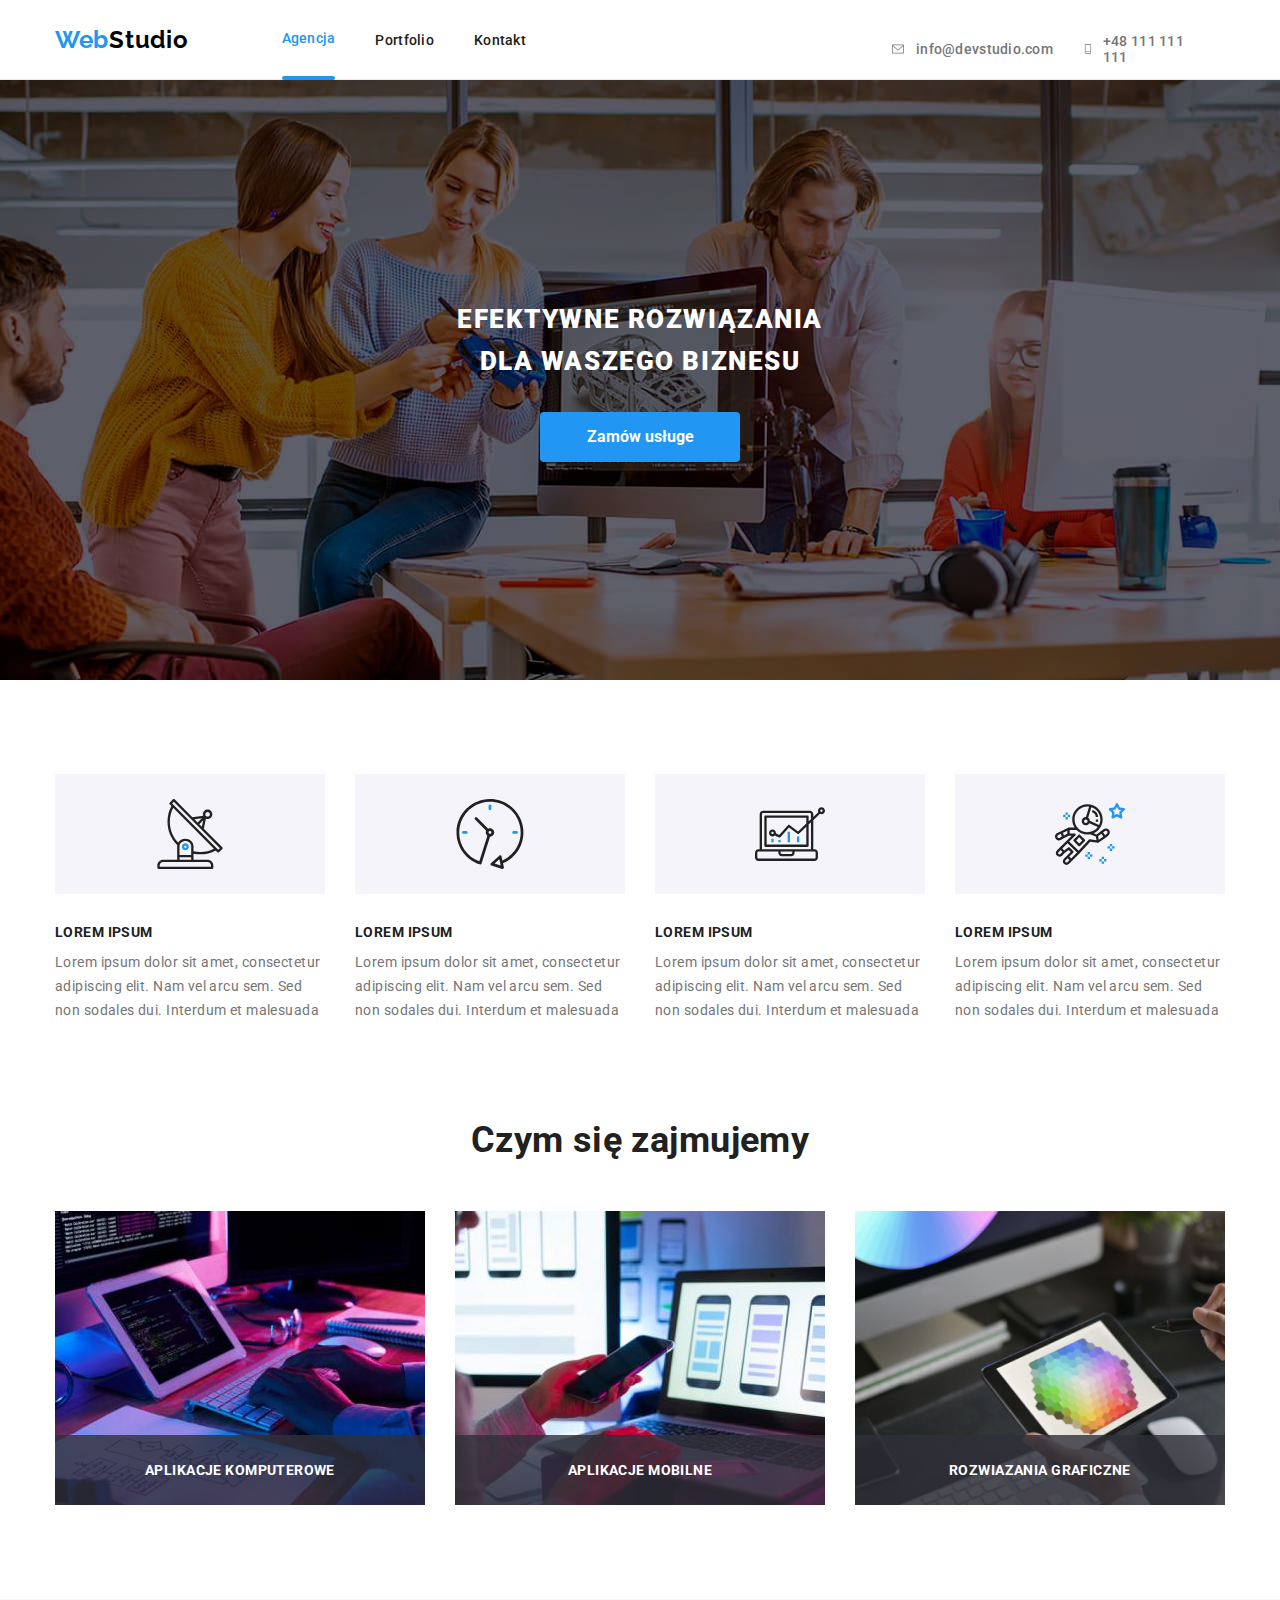
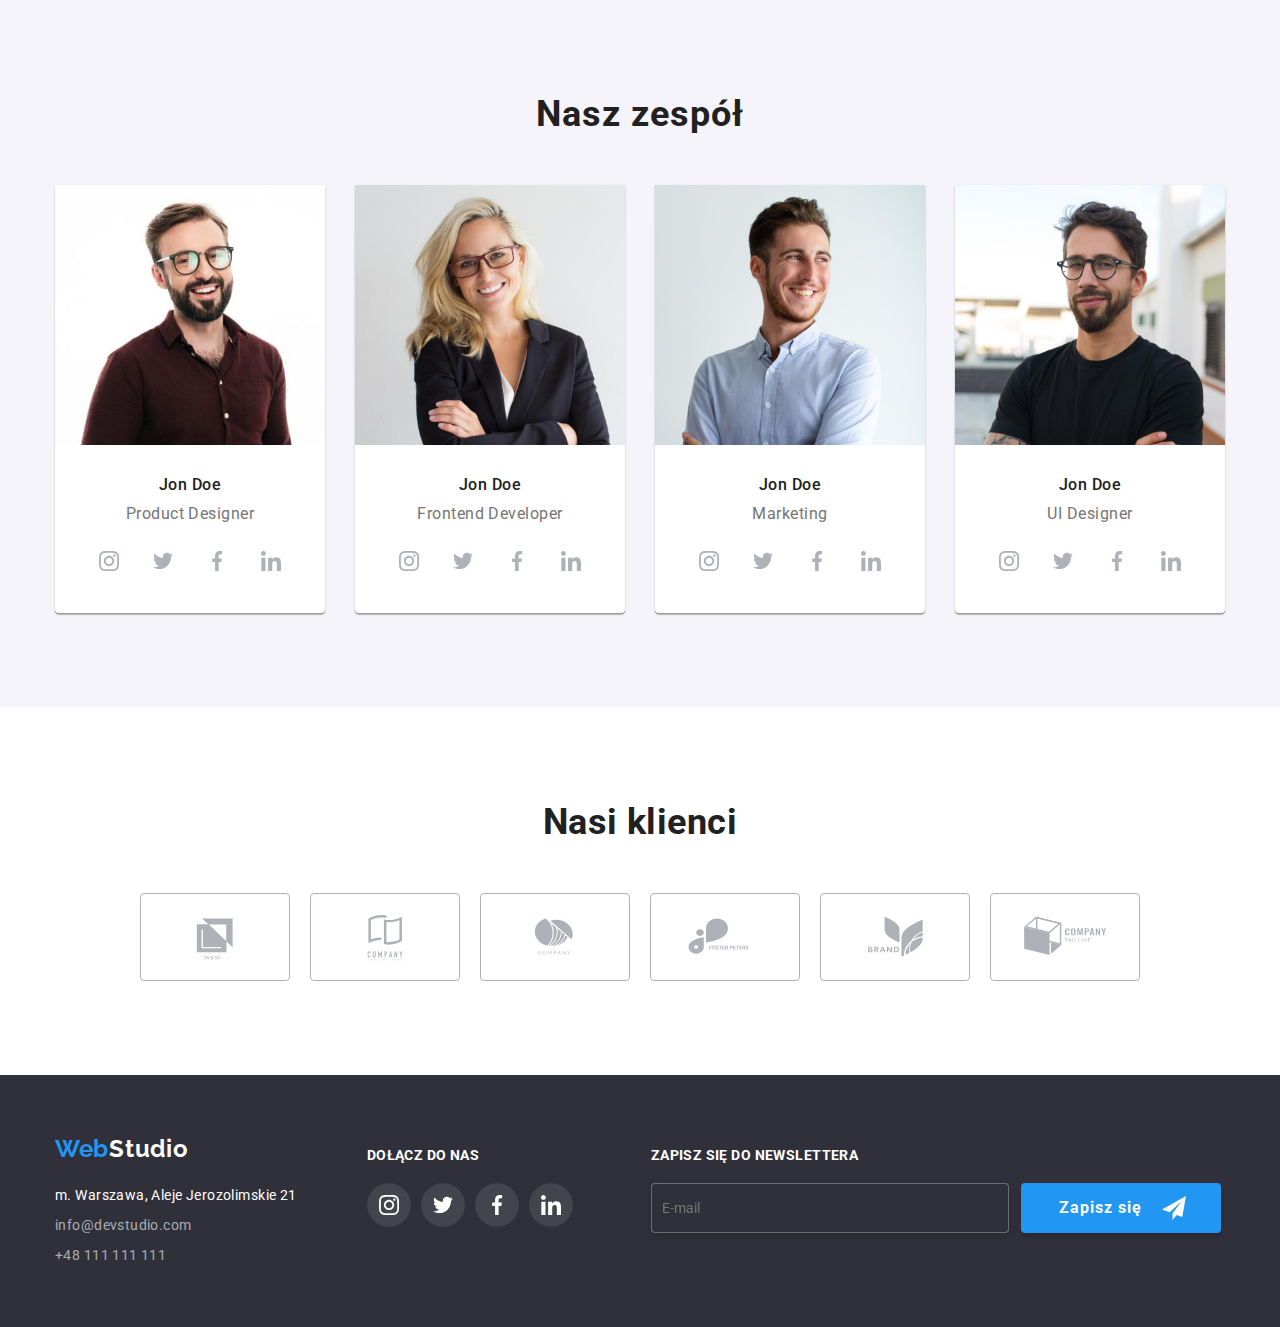
<file: index.html>
<!DOCTYPE html>
<html lang="pl-PL">
  <head>
    <meta charset="UTF-8" />
    <meta http-equiv="X-UA-Compatible" content="IE=edge" />
    <meta name="viewport" content="width=device-width, initial-scale=1.0" />
    <title>Studio</title>
    <link
      rel="stylesheet"
      href="https://cdnjs.cloudflare.com/ajax/libs/modern-normalize/1.0.0/modern-normalize.min.css"
    />
    <link rel="stylesheet" href="./css/main.min.css" />
    <link rel="preconnect" href="https://fonts.googleapis.com" />
    <link rel="preconnect" href="https://fonts.gstatic.com" crossorigin />
    <link
      href="https://fonts.googleapis.com/css2?family=Raleway:wght@700&family=Roboto:wght@400;500;700;900&display=swap"
      rel="stylesheet"
    />
  </head>
  <body>
    <header class="header">
      <div class="header__container">
        <div class="header__nav">
          <a href="./index.html" class="header__logo"
            ><span class="header__logo--blue">Web</span>Studio
          </a>
          <nav class="nav__link">
            <a href="./index.html" class="nav__link--style1">Agencja </a>

            <a href="./portfolio.html" class="nav__link--style">Portfolio </a>

            <a href="./index.html" class="nav__link--style">Kontakt </a>
          </nav>
        </div>
        <button
          type="button"
          class="header__menu js-open-menu"
          aria-expanded="false"
          aria-controls="mobile-menu"
        >
          <svg class="header__menu--icon" width="24" height="16">
            <use xlink:href="./images/icons.svg#icon-menu"></use>
          </svg>
        </button>
        <div class="header__contacts">
          <a href="mailto:info@devstudio.com" class="header__contacts--style"
            ><svg class="header__icons--spacing" width="16" height="12">
              <use xlink:href="./images/icons.svg#icon-envelope-1"></use>
            </svg>
            info@devstudio.com
          </a>

          <a href="tel:+48111111111" class="header__contacts--style"
            ><svg class="header__icons--spacing" width="10" height="16">
              <use xlink:href="./images/icons.svg#icon-smartphone"></use>
            </svg>
            +48 111 111 111
          </a>
        </div>
      </div>
    </header>
    <main>
      <div class="mobile-menu js-menu-container" id="mobile-menu">
        <button type="button" class="js-close-menu">
          <svg class="modal__button--close">
            <use
              xlink:href="./images/icons.svg#icon-cross"
              width="18"
              height="18"
            ></use>
          </svg>
        </button>
        <nav>
          <ul class="mobile-menu__nav-list">
            <li class="mobile-menu__nav-item">
              <a class="mobile-menu__nav-item--style1" href="./index.html"
                >Agencja</a
              >
            </li>
            <li class="mobile-menu__nav-item">
              <a class="mobile-menu__nav-item--style" href="./portfolio.html"
                >Portfolio</a
              >
            </li>
            <li class="mobile-menu__nav-item">
              <a class="mobile-menu__nav-item--style" href="./index.html"
                >Kontakt</a
              >
            </li>
          </ul>
        </nav>
        <div class="mobile-menu__contact-list">
          <div class="mobile-menu__dials">
            <a class="mobile-menu__phone" href="tel:+48111111111"
              >+48 111 111 111</a
            >

            <a class="mobile-menu__email" href="mailto:info@example.com"
              >info@example.com</a
            >
          </div>

          <div class="mobile-menu__social-list">
            <a class="mobile-menu__social-link" href="./index.html"
              >Instagram</a
            >
            <a class="mobile-menu__social-link" href="./index.html">Twitter</a>
            <a class="mobile-menu__social-link" href="./index.html"
              >Facebook
            </a>
            <a class="mobile-menu__social-link" href="./index.html">Linkedin</a>
          </div>
        </div>
      </div>
      <section class="services">
        <div class="services__container">
          <h1 class="services__heading">
            EFEKTYWNE ROZWIĄZANIA <br />
            DLA WASZEGO BIZNESU
          </h1>
          <button type="button" class="services__button" data-modal-open>
            Zamów usługe
          </button>
        </div>
      </section>
      <section class="specifications">
        <div class="specifications__container">
          <ul class="specifications__list">
            <li class="specifications__item">
              <div class="icons__box">
                <svg class="icons__box--spacing" width="70" height="70">
                  <use xlink:href="./images/icons.svg#icon-antenna-1"></use>
                </svg>
              </div>
              <h2 class="specifications__heading">LOREM IPSUM</h2>

              <p class="specifications__text">
                Lorem ipsum dolor sit amet, consectetur adipiscing elit. Nam vel
                arcu sem. Sed non sodales dui. Interdum et malesuada
              </p>
            </li>
            <li class="specifications__item">
              <div class="icons__box">
                <svg class="icons__box--spacing" width="70" height="70">
                  <use xlink:href="./images/icons.svg#icon-clock-1"></use>
                </svg>
              </div>
              <h2 class="specifications__heading">LOREM IPSUM</h2>
              <p class="specifications__text">
                Lorem ipsum dolor sit amet, consectetur adipiscing elit. Nam vel
                arcu sem. Sed non sodales dui. Interdum et malesuada
              </p>
            </li>
            <li class="specifications__item">
              <div class="icons__box">
                <svg class="icons__box--spacing" width="70" height="70">
                  <use xlink:href="./images/icons.svg#icon-diagram-1"></use>
                </svg>
              </div>
              <h2 class="specifications__heading">LOREM IPSUM</h2>
              <p class="specifications__text">
                Lorem ipsum dolor sit amet, consectetur adipiscing elit. Nam vel
                arcu sem. Sed non sodales dui. Interdum et malesuada
              </p>
            </li>
            <li class="specifications__item">
              <div class="icons__box">
                <svg class="icons__box--spacing" width="70" height="70">
                  <use xlink:href="./images/icons.svg#icon-astronaut-1"></use>
                </svg>
              </div>
              <h2 class="specifications__heading">LOREM IPSUM</h2>
              <p class="specifications__text">
                Lorem ipsum dolor sit amet, consectetur adipiscing elit. Nam vel
                arcu sem. Sed non sodales dui. Interdum et malesuada
              </p>
            </li>
          </ul>
        </div>
      </section>
      <section class="specializations">
        <div class="specializations__container">
          <h2 class="specializations__heading">Czym się zajmujemy</h2>
          <ul class="specializations__items">
            <li class="specializations__items--size">
              <figure class="specializations__items--spacing">
                <img
                  src="./images/computer1.jpg"
                  width="370"
                  height="294"
                  alt="programing"
                  srcset="
                    ./images/computer1@x2.jpg 2x,
                    ./images/computer1@x3.jpg 3x
                  "
                />
                <figcaption class="specializations__items--text">
                  Aplikacje komputerowe
                </figcaption>
              </figure>
            </li>
            <li class="specializations__items--size">
              <figure class="specializations__items--spacing">
                <img
                  src="./images/mobile-phones.jpg"
                  width="370"
                  height="294"
                  alt="mobile phones"
                  srcset="
                    ./images/mobile-phones@x2.jpg 2x,
                    ./images/mobile-phones@x3.jpg 3x
                  "
                />
                <figcaption class="specializations__items--text">
                  Aplikacje Mobilne
                </figcaption>
              </figure>
            </li>
            <li class="specializations__items--size">
              <figure class="specializations__items--spacing">
                <img
                  src="./images/page1.jpg"
                  width="370"
                  height="294"
                  alt="color palette"
                  srcset="./images/page1@x2.jpg 2x, ./images/page1@x3.jpg 3x"
                />
                <figcaption class="specializations__items--text">
                  Rozwiazania graficzne
                </figcaption>
              </figure>
            </li>
          </ul>
        </div>
      </section>
      <section class="team">
        <div>
          <h2 class="team__heading">Nasz zespół</h2>
          <div class="team__container">
            <ul class="team__list">
              <li class="worker">
                <img
                  src="./images/man1.jpg"
                  alt="brown shirt man"
                  width="270"
                  height="260"
                  class="worker__photo"
                  srcset="./images/man1@x2.jpg 2x, ./images/man1@x3.jpg 3x"
                />
                <h4 class="worker__heading">Jon Doe</h4>
                <p class="worker__text">Product Designer</p>
                <div class="worker__socials">
                  <a class="worker__socials--icon" href="instagram.com">
                    <svg class="worker__socials--icon">
                      <use
                        xlink:href="./images/icons.svg#icon-instagram-2"
                        width="20"
                        height="20"
                        x="12"
                        y="12"
                      ></use>
                    </svg>
                  </a>
                  <a href="twitter.com" class="worker__socials--icon">
                    <svg class="worker__socials--icon">
                      <use
                        xlink:href="./images/icons.svg#icon-twitter-1"
                        width="20"
                        height="20"
                        x="12"
                        y="12"
                      ></use>
                    </svg>
                  </a>
                  <a href="facebook.com" class="worker__socials--icon">
                    <svg class="worker__socials--icon">
                      <use
                        xlink:href="./images/icons.svg#icon-facebook-1"
                        width="20"
                        height="20"
                        x="12"
                        y="12"
                      ></use>
                    </svg>
                  </a>
                  <a href="linkedin.com" class="worker__socials--icon">
                    <svg class="worker__socials--icon">
                      <use
                        xlink:href="./images/icons.svg#icon-linkedin-1"
                        width="20"
                        height="20"
                        x="12"
                        y="12"
                      ></use>
                    </svg>
                  </a>
                </div>
              </li>
              <li class="worker">
                <img
                  src="./images/woman1.jpg"
                  alt="blond hair woman"
                  width="270"
                  height="260"
                  class="worker__photo"
                  srcset="./images/woman1@x2.jpg 2x, ./images/woman1@x3.jpg 3x"
                />
                <h4 class="worker__heading">Jon Doe</h4>
                <p class="worker__text">Frontend Developer</p>
                <div class="worker__socials">
                  <a href="instagram.com" class="worker__socials--icon">
                    <svg class="worker__socials--icon">
                      <use
                        xlink:href="./images/icons.svg#icon-instagram-2"
                        width="20"
                        height="20"
                        x="12"
                        y="12"
                      ></use>
                    </svg>
                  </a>
                  <a href="twitter.com" class="worker__socials--icon">
                    <svg class="worker__socials--icon">
                      <use
                        xlink:href="./images/icons.svg#icon-twitter-1"
                        width="20"
                        height="20"
                        x="12"
                        y="12"
                      ></use>
                    </svg>
                  </a>
                  <a href="facebook.com" class="worker__socials--icon">
                    <svg class="worker__socials--icon">
                      <use
                        xlink:href="./images/icons.svg#icon-facebook-1"
                        width="20"
                        height="20"
                        x="12"
                        y="12"
                      ></use>
                    </svg>
                  </a>
                  <a href="linkedin.com" class="worker__socials--icon">
                    <svg class="worker__socials--icon">
                      <use
                        xlink:href="./images/icons.svg#icon-linkedin-1"
                        width="20"
                        height="20"
                        x="12"
                        y="12"
                      ></use>
                    </svg>
                  </a>
                </div>
              </li>
              <li class="worker">
                <img
                  src="./images/man3.jpg"
                  alt="white shirt man"
                  width="270"
                  height="260"
                  class="worker__photo"
                  srcset="./images/man3@x2.jpg 2x, ./images/man3@x3.jpg 3x"
                />
                <h4 class="worker__heading">Jon Doe</h4>
                <p class="worker__text">Marketing</p>
                <div class="worker__socials">
                  <a href="instagram.com" class="worker__socials--icon">
                    <svg class="worker__socials--icon">
                      <use
                        xlink:href="./images/icons.svg#icon-instagram-2"
                        width="20"
                        height="20"
                        x="12"
                        y="12"
                      ></use>
                    </svg>
                  </a>
                  <a href="twitter.com" class="worker__socials--icon">
                    <svg class="worker__socials--icon">
                      <use
                        xlink:href="./images/icons.svg#icon-twitter-1"
                        width="20"
                        height="20"
                        x="12"
                        y="12"
                      ></use>
                    </svg>
                  </a>
                  <a href="facebook.com" class="worker__socials--icon">
                    <svg class="worker__socials--icon">
                      <use
                        xlink:href="./images/icons.svg#icon-facebook-1"
                        width="20"
                        height="20"
                        x="12"
                        y="12"
                      ></use>
                    </svg>
                  </a>
                  <a href="linkedin.com" class="worker__socials--icon">
                    <svg class="worker__socials--icon">
                      <use
                        xlink:href="./images/icons.svg#icon-linkedin-1"
                        width="20"
                        height="20"
                        x="12"
                        y="12"
                      ></use>
                    </svg>
                  </a>
                </div>
              </li>
              <li class="worker">
                <img
                  src="./images/man2.jpg"
                  alt="black shirt man"
                  width="270"
                  height="260"
                  class="worker__photo"
                  srcset="./images/man2@x2.jpg 2x, ./images/man2@x3.jpg 3x"
                />
                <h4 class="worker__heading">Jon Doe</h4>
                <p class="worker__text">UI Designer</p>
                <div class="worker__socials">
                  <a href="instagram.com" class="worker__socials--icon">
                    <svg class="worker__socials--icon">
                      <use
                        xlink:href="./images/icons.svg#icon-instagram-2"
                        width="20"
                        height="20"
                        x="12"
                        y="12"
                      ></use>
                    </svg>
                  </a>
                  <a href="twitter.com" class="worker__socials--icon">
                    <svg class="worker__socials--icon">
                      <use
                        xlink:href="./images/icons.svg#icon-twitter-1"
                        width="20"
                        height="20"
                        x="12"
                        y="12"
                      ></use>
                    </svg>
                  </a>
                  <a href="facebook.com" class="worker__socials--icon">
                    <svg class="worker__socials--icon">
                      <use
                        xlink:href="./images/icons.svg#icon-facebook-1"
                        width="20"
                        height="20"
                        x="12"
                        y="12"
                      ></use>
                    </svg>
                  </a>
                  <a href="linkedin.com" class="worker__socials--icon">
                    <svg class="worker__socials--icon">
                      <use
                        xlink:href="./images/icons.svg#icon-linkedin-1"
                        width="20"
                        height="20"
                        x="12"
                        y="12"
                      ></use>
                    </svg>
                  </a>
                </div>
              </li>
            </ul>
          </div>
        </div>
      </section>
      <section>
        <div class="clients">
          <div>
            <h2 class="clients__heading">Nasi klienci</h2>
            <div class="clients__container">
              <div class="clients__list">
                <div class="clients__list--element">
                  <a href="index.html" class="clients__link">
                    <svg class="clients__logo">
                      <use xlink:href="./images/icons.svg#icon-Client-1"></use>
                    </svg>
                  </a>
                </div>
                <div class="clients__list--element">
                  <a href="index.html" class="clients__link">
                    <svg class="clients__logo">
                      <use xlink:href="./images/icons.svg#icon-Client-2"></use>
                    </svg>
                  </a>
                </div>
                <div class="clients__list--element">
                  <a href="index.html" class="clients__link">
                    <svg class="clients__logo">
                      <use xlink:href="./images/icons.svg#icon-Client-3"></use>
                    </svg>
                  </a>
                </div>
                <div class="clients__list--element">
                  <a href="index.html" class="clients__link">
                    <svg class="clients__logo">
                      <use xlink:href="./images/icons.svg#icon-Client-4"></use>
                    </svg>
                  </a>
                </div>
                <div class="clients__list--element">
                  <a href="index.html" class="clients__link">
                    <svg class="clients__logo">
                      <use xlink:href="./images/icons.svg#icon-Client-5"></use>
                    </svg>
                  </a>
                </div>
                <div class="clients__list--element">
                  <a href="index.html" class="clients__link">
                    <svg class="clients__logo">
                      <use xlink:href="./images/icons.svg#icon-Client-6"></use>
                    </svg>
                  </a>
                </div>
              </div>
            </div>
          </div>
        </div>
      </section>
    </main>
    <footer class="footer">
      <div class="footer__container">
        <div class="footer--style">
          <div class="footer__nav">
            <a href="./index.html" class="footer__logo"
              ><span class="footer__logo--blue">Web</span>Studio
            </a>
            <address>
              <ul class="footer__address">
                <li class="footer__address--map">
                  m. Warszawa, Aleje Jerozolimskie 21
                </li>
                <li class="footer__address--style">
                  <a href="mailto:info@devstudio.com" class="footer__contact">
                    info@devstudio.com
                  </a>
                </li>
                <li class="footer__address--style">
                  <a href="tel:+48111111111" class="footer__contact">
                    +48 111 111 111
                  </a>
                </li>
              </ul>
            </address>
          </div>
          <section class="massmedia">
            <h2 class="massmedia__heading">dołącz do nas</h2>
            <div class="massmedia__list">
              <a href="instagram.com" class="massmedia__icon">
                <svg class="massmedia__icon">
                  <use
                    xlink:href="./images/icons.svg#icon-instagram-2"
                    width="20"
                    height="20"
                    x="12"
                    y="12"
                  ></use>
                </svg>
              </a>
              <a href="twitter.com" class="massmedia__icon">
                <svg class="massmedia__icon">
                  <use
                    xlink:href="./images/icons.svg#icon-twitter-1"
                    width="20"
                    height="20"
                    x="12"
                    y="12"
                  ></use>
                </svg>
              </a>
              <a href="facebook.com" class="massmedia__icon">
                <svg class="massmedia__icon">
                  <use
                    xlink:href="./images/icons.svg#icon-facebook-1"
                    width="20"
                    height="20"
                    x="12"
                    y="12"
                  ></use>
                </svg>
              </a>
              <a href="linkedin.com" class="massmedia__icon">
                <svg class="massmedia__icon">
                  <use
                    xlink:href="./images/icons.svg#icon-linkedin-1"
                    width="20"
                    height="20"
                    x="12"
                    y="12"
                  ></use>
                </svg>
              </a>
            </div>
          </section>
        </div>
        <div>
          <form class="newsletter">
            <label for="newsletter-box" class="newsletter__heading"
              >Zapisz się do newslettera
            </label>
            <div class="newsletter__order">
              <input
                id="newsletter-box"
                type="text"
                name="email"
                placeholder="E-mail"
                class="newsletter__box"
              />
              <button type="submit" class="newsletter__button">
                <span class="newsletter__button--space">Zapisz się</span
                ><svg class="button__icon">
                  <use
                    xlink:href="./images/icons.svg#icon-icon-send"
                    width="24"
                    height="24"
                  ></use>
                </svg>
              </button>
            </div>
          </form>
        </div>
      </div>
    </footer>
    <div class="backdrop is-hidden" data-modal>
      <div class="modal">
        <button type="button" class="modal__button" data-modal-close>
          <svg class="modal__button--close">
            <use
              xlink:href="./images/icons.svg#icon-cross"
              width="11"
              height="11"
              x="4"
              y="6"
            ></use>
          </svg>
        </button>
        <h2 class="modal__heading">Zostaw swoje dane w formularzu poniżej</h2>

        <form class="modal__forms">
          <label for="name-box" class="details__heading"> Imie</label>
          <input id="name-box" type="text" name="username" class="details" />
          <svg class="label__icons label__icons--Vector1">
            <use
              xlink:href="./images/icons.svg#icon-Vector1"
              width="12"
              height="12"
            ></use>
          </svg>

          <label for="tel-box" class="details__heading"> Telefon </label>
          <input
            id="tel-box"
            type="text"
            name="telphone-number"
            class="details"
          />
          <svg class="label__icons label__icons--phone">
            <use
              xlink:href="./images/icons.svg#icon-phone"
              width="15"
              height="15"
            ></use>
          </svg>

          <label for="email-box" class="details__heading"> Email </label>
          <input id="emial-box" type="text" name="email" class="details" />
          <svg class="label__icons label__icons--Vector-1">
            <use
              xlink:href="./images/icons.svg#icon-Vector-1"
              width="18"
              height="18"
            ></use>
          </svg>

          <label for="text-box" class="details__heading"> Komentarz</label>
          <textarea
            id="text-box"
            name="feedback"
            rows="5"
            placeholder="Wprowadź tekst"
            class="details__comment"
          ></textarea>

          <div class="checkbox">
            <label class="checkbox__label">
              <input
                type="checkbox"
                name="rules"
                value="laws"
                class="checkbox--style"
              />
              <svg class="checkbox__image">
                <use xlink:href="./images/icons.svg#icon-check"></use>
              </svg>

              Oświadczam iż akceptuję
              <a class="checkbox__text" href="#">Regulamin</a> i
              <a class="checkbox__text" href="#">Politykę Prywatności</a>.
            </label>
          </div>

          <button type="submit" class="submit">Wyślij</button>
        </form>
      </div>
    </div>

    <script src="./js/modal.js"></script>
    <script src="./js/mobile-menu.js"></script>
  </body>
</html>
</file>
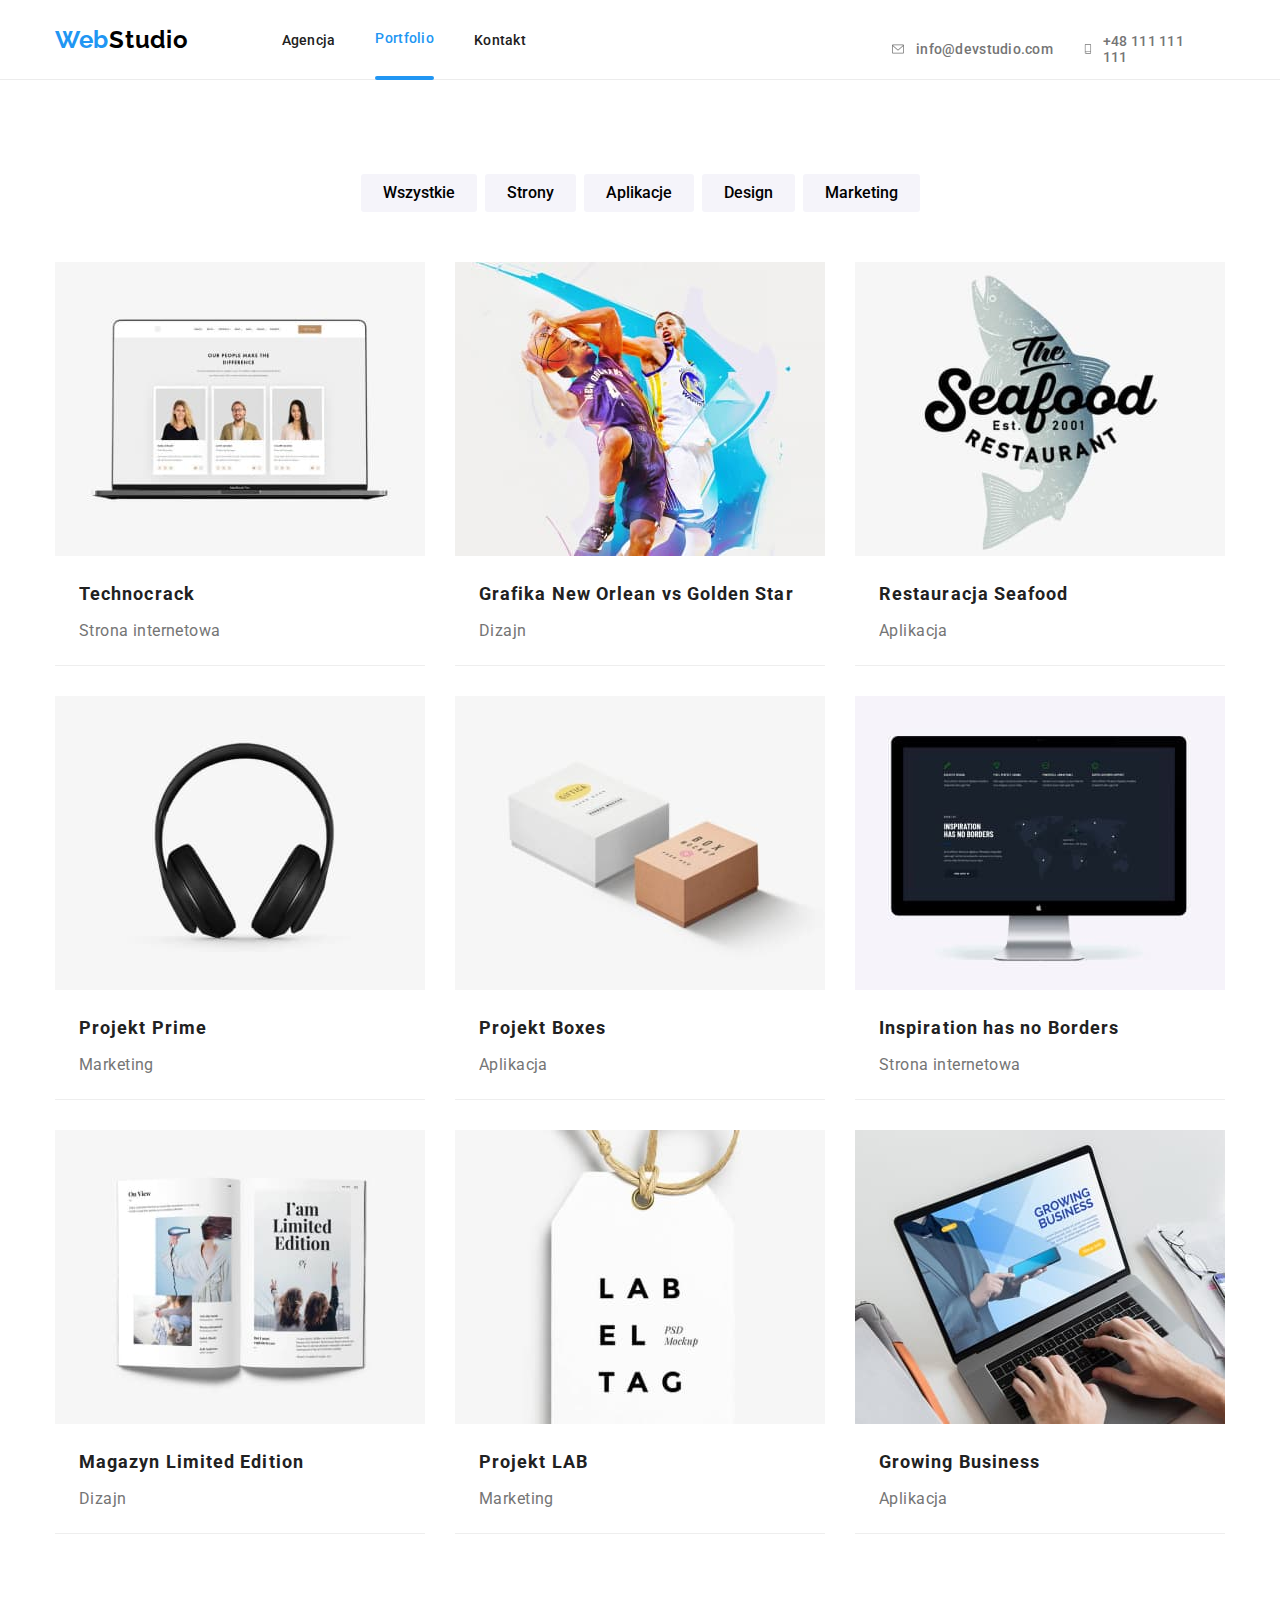
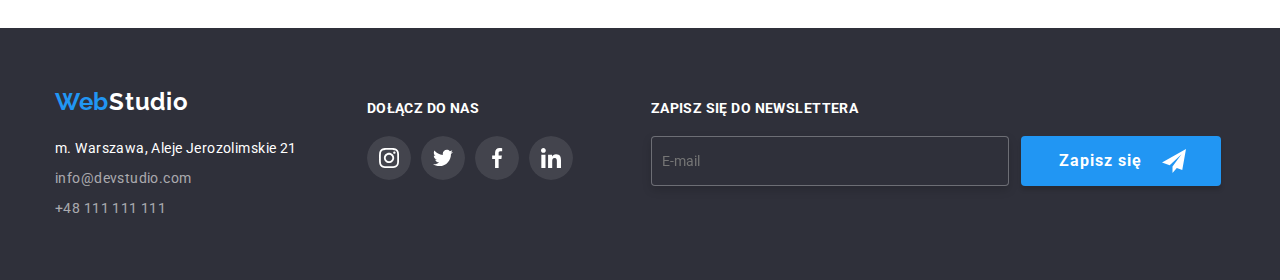
<file: portfolio.html>
<!DOCTYPE html>
<html lang="pl-PL">
  <head>
    <meta charset="UTF-8" />
    <meta http-equiv="X-UA-Compatible" content="IE=edge" />
    <meta name="viewport" content="width=device-width, initial-scale=1.0" />
    <title>Portfolio</title>
    <link
      rel="stylesheet"
      href="https://cdnjs.cloudflare.com/ajax/libs/modern-normalize/1.0.0/modern-normalize.min.css"
    />
    <link rel="stylesheet" href="./css/main.min.css" />
    <link rel="preconnect" href="https://fonts.googleapis.com" />
    <link rel="preconnect" href="https://fonts.gstatic.com" crossorigin />
    <link
      href="https://fonts.googleapis.com/css2?family=Raleway:wght@700&family=Roboto:wght@400;500;700;900&display=swap"
      rel="stylesheet"
    />
  </head>
  <body>
    <header class="header">
      <div class="header__container">
        <div class="header__nav">
          <a href="./index.html" class="header__logo"
            ><span class="header__logo--blue">Web</span>Studio
          </a>
          <nav class="nav__link">
            <a href="./index.html" class="nav__link--style">Agencja </a>

            <a href="./portfolio.html" class="nav__link--style1">Portfolio </a>

            <a href="./index.html" class="nav__link--style">Kontakt </a>
          </nav>
        </div>
        <button
          type="button"
          class="header__menu js-open-menu"
          aria-expanded="false"
          aria-controls="mobile-menu"
        >
          <svg class="header__menu--icon" width="24" height="16">
            <use xlink:href="./images/icons.svg#icon-menu"></use>
          </svg>
        </button>
        <div class="header__contacts">
          <a href="mailto:info@devstudio.com" class="header__contacts--style"
            ><svg class="header__icons--spacing" width="16" height="12">
              <use xlink:href="./images/icons.svg#icon-envelope-1"></use>
            </svg>
            info@devstudio.com
          </a>

          <a href="tel:+48111111111" class="header__contacts--style"
            ><svg class="header__icons--spacing" width="10" height="16">
              <use xlink:href="./images/icons.svg#icon-smartphone"></use>
            </svg>
            +48 111 111 111
          </a>
        </div>
      </div>
    </header>
    <main>
      <div class="mobile-menu js-menu-container" id="mobile-menu">
        <button type="button" class="js-close-menu">
          <svg class="modal__button--close">
            <use
              xlink:href="./images/icons.svg#icon-cross"
              width="18"
              height="18"
            ></use>
          </svg>
        </button>
        <nav>
          <ul class="mobile-menu__nav-list">
            <li class="mobile-menu__nav-item">
              <a class="mobile-menu__nav-item--style" href="./index.html"
                >Agencja</a
              >
            </li>
            <li class="mobile-menu__nav-item">
              <a class="mobile-menu__nav-item--style1" href="./portfolio.html"
                >Portfolio</a
              >
            </li>
            <li class="mobile-menu__nav-item">
              <a class="mobile-menu__nav-item--style" href="./index.html"
                >Kontakt</a
              >
            </li>
          </ul>
        </nav>
        <div class="mobile-menu__contact-list">
          <div class="mobile-menu__dials">
            <a class="mobile-menu__phone" href="tel:+48111111111"
              >+48 111 111 111</a
            >

            <a class="mobile-menu__email" href="mailto:info@example.com"
              >info@example.com</a
            >
          </div>

          <div class="mobile-menu__social-list">
            <a class="mobile-menu__social-link" href="./index.html"
              >Instagram</a
            >
            <a class="mobile-menu__social-link" href="./index.html">Twitter</a>
            <a class="mobile-menu__social-link" href="./index.html"
              >Facebook
            </a>
            <a class="mobile-menu__social-link" href="./index.html">Linkedin</a>
          </div>
        </div>
      </div>
      <section class="portfolio__container">
        <div class="filter__container">
          <ul class="filter">
            <li>
              <button type="button" class="filter__btn">Wszystkie</button>
            </li>
            <li><button type="button" class="filter__btn">Strony</button></li>
            <li>
              <button type="button" class="filter__btn">Aplikacje</button>
            </li>
            <li><button type="button" class="filter__btn">Design</button></li>
            <li>
              <button type="button" class="filter__btn">Marketing</button>
            </li>
          </ul>
        </div>
        <div class="portfolio--style">
          <ul class="portfolio">
            <li class="portfolio__item1">
              <div class="description--style">
                <div class="description__animation">
                  <p class="description__text">
                    Technocrack jest popularną platformą wykorzystywaną do
                    rozpowszechniania koronawirusa. Firmy wykorzystują tę
                    platformę do celów szpiegowskich i ataków na
                    niezabezpieczone serwery konkurencji
                  </p>
                </div>
              </div>
              <img
                src="./images/technocrack.jpg"
                alt="monitor screen"
                width="370"
                height="294"
                class="portfolio__photo"
                srcset="
                  ./images/technocrack@x2.jpg 2x,
                  ./images/technocrack@x3.jpg 3x
                "
              />
              <h4 class="portfolio__item--heading">Technocrack</h4>
              <p class="portfolio__item--text">Strona internetowa</p>
            </li>
            <li class="portfolio__item1">
              <div class="description--style">
                <div class="description__animation">
                  <p class="description__text">
                    Technocrack jest popularną platformą wykorzystywaną do
                    rozpowszechniania koronawirusa. Firmy wykorzystują tę
                    platformę do celów szpiegowskich i ataków na
                    niezabezpieczone serwery konkurencji
                  </p>
                </div>
              </div>
              <img
                src="./images/basketball-players.jpg"
                alt="two basketball players fight for a ball"
                width="370"
                height="294"
                class="portfolio__photo"
                srcset="
                  ./images/basketball-players@x2.jpg 2x,
                  ./images/basketball-players@x3.jpg 3x
                "
              />
              <h4 class="portfolio__item--heading">
                Grafika New Orlean vs Golden Star
              </h4>
              <p class="portfolio__item--text">Dizajn</p>
            </li>
            <li class="portfolio__item">
              <div class="description--style">
                <div class="description__animation">
                  <p class="description__text">
                    Technocrack jest popularną platformą wykorzystywaną do
                    rozpowszechniania koronawirusa. Firmy wykorzystują tę
                    platformę do celów szpiegowskich i ataków na
                    niezabezpieczone serwery konkurencji
                  </p>
                </div>
              </div>
              <img
                src="./images/seafood.jpg"
                alt="The seafood restaurant logo"
                width="370"
                height="294"
                class="portfolio__photo"
                srcset="./images/seafood@x2.jpg x2, ./images/seafood@x3.jpg 3x"
              />
              <h4 class="portfolio__item--heading">Restauracja Seafood</h4>
              <p class="portfolio__item--text">Aplikacja</p>
            </li>
            <li class="portfolio__item">
              <div class="description--style">
                <div class="description__animation">
                  <p class="description__text">
                    Technocrack jest popularną platformą wykorzystywaną do
                    rozpowszechniania koronawirusa. Firmy wykorzystują tę
                    platformę do celów szpiegowskich i ataków na
                    niezabezpieczone serwery konkurencji
                  </p>
                </div>
              </div>
              <img
                src="./images/headphones.jpg"
                alt="black headphones"
                width="370"
                height="294"
                class="portfolio__photo"
                srcset="
                  ./images/headphones@x3.jpg 2x,
                  ./images/headphones@x3.jpg 3x
                "
              />
              <h4 class="portfolio__item--heading">Projekt Prime</h4>
              <p class="portfolio__item--text">Marketing</p>
            </li>
            <li class="portfolio__item">
              <div class="description--style">
                <div class="description__animation">
                  <p class="description__text">
                    Technocrack jest popularną platformą wykorzystywaną do
                    rozpowszechniania koronawirusa. Firmy wykorzystują tę
                    platformę do celów szpiegowskich i ataków na
                    niezabezpieczone serwery konkurencji
                  </p>
                </div>
              </div>
              <img
                src="./images/project-boxes.jpg"
                alt="brown and white boxes"
                width="370"
                height="294"
                class="portfolio__photo"
                srcset="
                  ./images/project-boxes@x2.jpg 2x,
                  ./images/project-boxes@x3.jpg 3x
                "
              />
              <h4 class="portfolio__item--heading">Projekt Boxes</h4>
              <p class="portfolio__item--text">Aplikacja</p>
            </li>
            <li class="portfolio__item">
              <div class="description--style">
                <div class="description__animation">
                  <p class="description__text">
                    Technocrack jest popularną platformą wykorzystywaną do
                    rozpowszechniania koronawirusa. Firmy wykorzystują tę
                    platformę do celów szpiegowskich i ataków na
                    niezabezpieczone serwery konkurencji
                  </p>
                </div>
              </div>
              <img
                src="./images/monitor.jpg"
                alt="black monitor with some codes"
                width="370"
                height="294"
                class="portfolio__photo"
                srcset="./images/monitor@x2.jpg 2x, ./images/monitor@x3.jpg 3x"
              />
              <h4 class="portfolio__item--heading">
                Inspiration has no Borders
              </h4>
              <p class="portfolio__item--text">Strona internetowa</p>
            </li>
            <li class="portfolio__item">
              <div class="description--style">
                <div class="description__animation">
                  <p class="description__text">
                    Technocrack jest popularną platformą wykorzystywaną do
                    rozpowszechniania koronawirusa. Firmy wykorzystują tę
                    platformę do celów szpiegowskich i ataków na
                    niezabezpieczone serwery konkurencji
                  </p>
                </div>
              </div>
              <img
                src="./images/magazines.jpg"
                alt="magazine pages"
                width="370"
                height="294"
                class="portfolio__photo"
                srcset="
                  ./images/magazines@x2.jpg 2x,
                  ./images/magazines@x3.jpg 3x
                "
              />
              <h4 class="portfolio__item--heading">Magazyn Limited Edition</h4>
              <p class="portfolio__item--text">Dizajn</p>
            </li>
            <li class="portfolio__item">
              <div class="description--style">
                <div class="description__animation">
                  <p class="description__text">
                    Technocrack jest popularną platformą wykorzystywaną do
                    rozpowszechniania koronawirusa. Firmy wykorzystują tę
                    platformę do celów szpiegowskich i ataków na
                    niezabezpieczone serwery konkurencji
                  </p>
                </div>
              </div>
              <img
                src="./images/lab-project.jpg"
                alt="lab label"
                width="370"
                height="294"
                class="portfolio__photo"
                srcset="
                  ./images/lab-project@x2.jpg 2x,
                  ./images/lab-project@x3.jpg 3x
                "
              />
              <h4 class="portfolio__item--heading">Projekt LAB</h4>
              <p class="portfolio__item--text">Marketing</p>
            </li>
            <li class="portfolio__item">
              <div class="description--style">
                <div class="description__animation">
                  <p class="description__text">
                    Technocrack jest popularną platformą wykorzystywaną do
                    rozpowszechniania koronawirusa. Firmy wykorzystują tę
                    platformę do celów szpiegowskich i ataków na
                    niezabezpieczone serwery konkurencji
                  </p>
                </div>
              </div>
              <img
                src="./images/laptop.jpg"
                alt="open laptop"
                width="370"
                height="294"
                class="portfolio__photo"
                srcset="./images/laptop@x2.jpg 2x, ./images/laptop@x3.jpg 3x"
              />
              <h4 class="portfolio__item--heading">Growing Business</h4>
              <p class="portfolio__item--text">Aplikacja</p>
            </li>
          </ul>
        </div>
      </section>
    </main>
    <footer class="footer">
      <div class="footer__container">
        <div class="footer--style">
          <div class="footer__nav">
            <a href="./index.html" class="footer__logo"
              ><span class="footer__logo--blue">Web</span>Studio
            </a>
            <address>
              <ul class="footer__address">
                <li class="footer__address--map">
                  m. Warszawa, Aleje Jerozolimskie 21
                </li>
                <li class="footer__address--style">
                  <a href="mailto:info@devstudio.com" class="footer__contact">
                    info@devstudio.com
                  </a>
                </li>
                <li class="footer__address--style">
                  <a href="tel:+48111111111" class="footer__contact">
                    +48 111 111 111
                  </a>
                </li>
              </ul>
            </address>
          </div>
          <section class="massmedia">
            <h2 class="massmedia__heading">dołącz do nas</h2>
            <div class="massmedia__list">
              <a href="instagram.com" class="massmedia__icon">
                <svg class="massmedia__icon">
                  <use
                    xlink:href="./images/icons.svg#icon-instagram-2"
                    width="20"
                    height="20"
                    x="12"
                    y="12"
                  ></use>
                </svg>
              </a>
              <a href="twitter.com" class="massmedia__icon">
                <svg class="massmedia__icon">
                  <use
                    xlink:href="./images/icons.svg#icon-twitter-1"
                    width="20"
                    height="20"
                    x="12"
                    y="12"
                  ></use>
                </svg>
              </a>
              <a href="facebook.com" class="massmedia__icon">
                <svg class="massmedia__icon">
                  <use
                    xlink:href="./images/icons.svg#icon-facebook-1"
                    width="20"
                    height="20"
                    x="12"
                    y="12"
                  ></use>
                </svg>
              </a>
              <a href="linkedin.com" class="massmedia__icon">
                <svg class="massmedia__icon">
                  <use
                    xlink:href="./images/icons.svg#icon-linkedin-1"
                    width="20"
                    height="20"
                    x="12"
                    y="12"
                  ></use>
                </svg>
              </a>
            </div>
          </section>
        </div>
        <div>
          <form class="newsletter">
            <label for="newsletter-box" class="newsletter__heading"
              >Zapisz się do newslettera
            </label>
            <div class="newsletter__order">
              <input
                id="newsletter-box"
                type="text"
                name="email"
                placeholder="E-mail"
                class="newsletter__box"
              />
              <button type="submit" class="newsletter__button">
                <span class="newsletter__button--space">Zapisz się</span
                ><svg class="button__icon">
                  <use
                    xlink:href="./images/icons.svg#icon-icon-send"
                    width="24"
                    height="24"
                  ></use>
                </svg>
              </button>
            </div>
          </form>
        </div>
      </div>
    </footer>
    <script src="./js/mobile-menu.js"></script>
  </body>
</html>
</file>
<file: css/main.min.css>
.is-hidden {
  opacity: 0;
  visibility: hidden;
  pointer-events: none;
}
:root {
  --white: #fff;
  --black: #000;
  --blue: #2196f3;
  --darkgrey: #2f303a;
  --grey: #757575;
  --lightgrey: #e5e5e5;
  --notblack: #212121;
  --notwhite: #f5f4fa;
  --footerlinks: #ffffff99;
  --productborder: #eeeeee;
  --iconcolor: #afb1b8;
}
body {
  font-family: "Roboto", "Raleway", sans-serif;
  color: var(--grey);
  background-color: var(--white);
  font-size: 14px;
  font-weight: 400;
  letter-spacing: 0.03em;
  margin: 0;
  padding: 0;
}
a {
  text-decoration: none;
}
img {
  display: block;
}
.text--blue,
.footer__contact,
.header__contacts--style {
  color: var(--blue);
}
.text--blue:hover,
.footer__contact:hover,
.header__contacts--style:hover,
.text--blue:focus,
.footer__contact:focus,
.header__contacts--style:focus {
  color: var(--blue);
}
.icon--fill:hover,
.header__contacts--style:hover,
.header__menu--icon:hover,
.icon--fill:focus,
.header__contacts--style:focus,
.header__menu--icon:focus {
  fill: var(--blue);
}
.footer__logo,
.header__logo {
  font-family: "Raleway";
  font-style: normal;
  font-weight: 700;
  font-size: 24px;
  line-height: 28px;
  letter-spacing: 0.03em;
}
.specializations__container,
.services__container {
  width: 1200px;
  margin: 0 auto;
}
.header__logo {
  color: var(--black);
}
.header__logo--blue {
  color: var(--blue);
}
.footer__logo {
  color: var(--white);
}
.footer__logo--blue {
  color: var(--blue);
}
.header {
  border-bottom: 1px solid #ececec;
  height: 60px;
}
.header__nav {
  position: absolute;
  display: -webkit-box;
  display: -ms-flexbox;
  display: flex;
  gap: 93px;
  top: 16px;
  left: 15px;
}
.header__menu {
  position: absolute;
  top: 22px;
  right: 23px;
  background-color: var(--white);
  border: none;
}
.header__menu--icon {
  cursor: pointer;
}
.header__contacts {
  gap: 30px;
  display: -webkit-box;
  display: -ms-flexbox;
  display: flex;
  margin: 0;
  position: absolute;
  right: 26px;
  top: 32px;
  display: none;
}
.header__contacts--style {
  color: var(--grey);
  font-weight: 500;
  letter-spacing: 0.02em;
  line-height: 1.14285714;
  fill: var(--grey);
  display: -webkit-box;
  display: -ms-flexbox;
  display: flex;
  -webkit-box-align: center;
  -ms-flex-align: center;
  align-items: center;
  -webkit-box-pack: center;
  -ms-flex-pack: center;
  justify-content: center;
}
.nav__link {
  display: none;
  gap: 46px;
  margin: 0;
  -webkit-box-align: center;
  -ms-flex-align: center;
  align-items: center;
}
.nav__link--style,
.nav__link--style1 {
  font-weight: 500;
  letter-spacing: 0.02em;
  line-height: 1.14285714;
  color: var(--notblack);
}
.nav__link--style:hover,
.nav__link--style1:hover,
.nav__link--style:focus,
.nav__link--style1:focus {
  color: var(--blue);
}
.nav__link--style1 {
  color: var(--blue);
}
.nav__link--style1::after {
  content: "";
  display: block;
  width: 100%;
  height: 4px;
  background-color: var(--blue);
  -webkit-transform: translateY(30px);
  transform: translateY(30px);
  border-radius: 2px;
}
.nav__link--style1:hover,
.nav__link--style1:focus {
  color: var(--blue);
}
.header__icons--spacing {
  margin-right: 10px;
}
@media screen and (min-width: 768px) and (max-width: 1200px) {
  .header {
    height: 80px;
  }
  .header__nav {
    gap: 83px;
    top: 26px;
  }
  .header__contacts {
    display: -webkit-box;
    display: -ms-flexbox;
    display: flex;
    -webkit-box-orient: vertical;
    -webkit-box-direction: normal;
    -ms-flex-direction: column;
    flex-direction: column;
    gap: 10px;
    -webkit-box-align: start;
    -ms-flex-align: start;
    align-items: flex-start;
    position: absolute;
    right: 25px;
    top: 21px;
  }
  .header__menu {
    display: none;
  }
  .nav__link {
    gap: 60px;
    display: -webkit-box;
    display: -ms-flexbox;
    display: flex;
  }
}
@media screen and (min-width: 1200px) {
  .header {
    height: 80px;
  }
  .header__container {
    width: 1200px;
    margin: 0 auto;
    height: 80px;
  }
  .header__nav {
    position: relative;
    gap: 93px;
    top: 26px;
  }
  .header__contacts {
    display: -webkit-box;
    display: -ms-flexbox;
    display: flex;
    position: relative;
    top: 5px;
    left: 850px;
    width: 321px;
    right: 0;
  }
  .header__menu {
    display: none;
  }
  .nav__link {
    gap: 40px;
    display: -webkit-box;
    display: -ms-flexbox;
    display: flex;
  }
}
.services__button {
  background-color: var(--blue);
  border-style: none;
  border-radius: 4px;
  cursor: pointer;
  color: var(--white);
  width: 200px;
  height: 50px;
  font-weight: 700;
  font-size: 16px;
  line-height: 30px;
}
.services__button:hover {
  background-color: #1a78c2;
}
.services__button:active {
  background-color: #135a91;
}
.services {
  background-color: var(--darkgrey);
}
.services__container {
  -webkit-box-pack: center;
  -ms-flex-pack: center;
  justify-content: center;
  -webkit-box-align: center;
  -ms-flex-align: center;
  align-items: center;
  width: 100%;
  height: 400px;
  background: -webkit-gradient(
      linear,
      left top,
      left bottom,
      from(rgba(0, 0, 0, 0.3)),
      to(rgba(0, 0, 0, 0.3))
    ),
    url(../images/background-image.jpg) no-repeat;
  background: linear-gradient(rgba(0, 0, 0, 0.3), rgba(0, 0, 0, 0.3)),
    url(../images/background-image.jpg) no-repeat;
  background-position: 50% 50%;
  background-size: cover;
  color: var(--white);
  display: -webkit-box;
  display: -ms-flexbox;
  display: flex;
  -webkit-box-orient: vertical;
  -webkit-box-direction: normal;
  -ms-flex-direction: column;
  flex-direction: column;
}
.services__heading {
  text-align: center;
  letter-spacing: 0.06em;
  text-transform: uppercase;
  padding-bottom: 30px;
  font-weight: 900;
  font-size: 26px;
  line-height: 42px;
  margin: 0;
}
@media screen and (min-width: 1200px) {
  .services__container {
    height: 600px;
  }
}
@media (min-device-pixel-ratio: 2),
  (-webkit-min-device-pixel-ratio: 2),
  (min-resolution: 192dpi),
  (min-resolution: 2dppx) {
  .box {
    background-image: url(../images/background-image@x2.jpg);
  }
}
@media (min-device-pixel-ratio: 3),
  (-webkit-min-device-pixel-ratio: 3),
  (min-resolution: 288dpi),
  (min-resolution: 3dppx) {
  .box {
    background-image: url(../images/background-image@x3.jpg);
  }
}
.specifications__container {
  margin: 0 auto;
  width: 290px;
}
.specifications__list {
  list-style: none;
  -webkit-box-pack: center;
  -ms-flex-pack: center;
  justify-content: center;
  padding: 60px 0;
  margin: 0;
  gap: 30px;
  display: -webkit-box;
  display: -ms-flexbox;
  display: flex;
  -webkit-box-orient: vertical;
  -webkit-box-direction: normal;
  -ms-flex-direction: column;
  flex-direction: column;
}
.specifications__item {
  width: 290px;
  height: 249px;
}
.specifications__heading {
  font-weight: 700;
  font-size: 14px;
  line-height: 16px;
  text-align: center;
  letter-spacing: 0.03em;
  text-transform: uppercase;
  color: var(--notblack);
  margin: 0 auto 10px;
}
.specifications__text {
  line-height: 1.71428571;
  color: var(--grey);
  margin: 0;
  width: 100%;
}
.icons__box {
  background-color: var(--notwhite);
  width: 290px;
  height: 120px;
  margin-bottom: 30px;
}
.icons__box--spacing {
  margin: 25px 110px;
}
@media screen and (min-width: 480px) and (max-width: 768px) {
  .specifications__container {
    width: 450px;
  }
  .specifications__item {
    width: 450px;
    height: 226px;
  }
  .icons__box {
    width: 450px;
  }
  .icons__box--spacing {
    margin: 25px 190px;
  }
}
@media screen and (min-width: 768px) and (max-width: 1200px) {
  .specifications__container {
    width: 738px;
  }
  .specifications__item {
    width: 354px;
    height: 251px;
  }
  .specifications__list {
    display: -webkit-box;
    display: -ms-flexbox;
    display: flex;
    -webkit-box-orient: horizontal;
    -webkit-box-direction: normal;
    -ms-flex-direction: row;
    flex-direction: row;
    -ms-flex-wrap: wrap;
    flex-wrap: wrap;
  }
  .specifications__heading {
    text-align: left;
  }
  .icons__box {
    width: 354px;
  }
  .icons__box--spacing {
    margin: 25px 142px;
  }
}
@media screen and (min-width: 1200px) {
  .specifications__container {
    width: 1200px;
    margin: 0 auto;
  }
  .specifications__list {
    display: -webkit-box;
    display: -ms-flexbox;
    display: flex;
    -webkit-box-orient: horizontal;
    -webkit-box-direction: normal;
    -ms-flex-direction: row;
    flex-direction: row;
    padding: 94px 0;
  }
  .specifications__item {
    width: 270px;
    height: 251px;
  }
  .specifications__heading {
    text-align: left;
  }
  .icons__box {
    width: 270px;
  }
  .icons__box--spacing {
    margin: 25px 100px;
  }
}
.specializations {
  display: none;
}
.specializations__heading {
  font-weight: 700;
  font-size: 36px;
  line-height: 1.167;
  text-align: center;
  color: var(--notblack);
  margin: 0 auto;
  padding: 0 424px 50px;
}
.specializations__items {
  display: -webkit-box;
  display: -ms-flexbox;
  display: flex;
  list-style: none;
  gap: 30px;
  -webkit-box-pack: center;
  -ms-flex-pack: center;
  justify-content: center;
  margin: 0;
  padding: 0 15px 94px;
}
.specializations__items--spacing {
  margin: 0;
}
.specializations__items--size {
  width: 370px;
  height: 294px;
}
.specializations__items--text {
  color: var(--white);
  font-weight: 700;
  background-color: rgba(47, 48, 58, 0.8);
  height: 70px;
  text-align: center;
  position: relative;
  text-transform: uppercase;
  top: -70px;
  padding: 27px 0;
}
@media screen and (min-width: 1200px) {
  .specializations {
    display: block;
  }
}
.team {
  background-color: var(--notwhite);
}
.team__container {
  margin: 0 auto;
  width: 290px;
}
.team__heading {
  font-weight: 700;
  font-size: 28px;
  line-height: 33px;
  text-align: center;
  color: var(--notblack);
  padding-top: 60px;
  padding-bottom: 30px;
  margin: 0 auto;
  letter-spacing: 0.03em;
}
.team__list {
  list-style: none;
  margin: 0 auto;
  padding-bottom: 60px;
  padding-left: 0;
  display: -webkit-box;
  display: -ms-flexbox;
  display: flex;
  -webkit-box-orient: vertical;
  -webkit-box-direction: normal;
  -ms-flex-direction: column;
  flex-direction: column;
  gap: 30px;
}
.worker {
  background-color: var(--white);
  -webkit-box-shadow: 0px 1px 3px rgba(0, 0, 0, 0.12),
    0px 1px 1px rgba(0, 0, 0, 0.14), 0px 2px 1px rgba(0, 0, 0, 0.2);
  box-shadow: 0px 1px 3px rgba(0, 0, 0, 0.12), 0px 1px 1px rgba(0, 0, 0, 0.14),
    0px 2px 1px rgba(0, 0, 0, 0.2);
  border-radius: 0px 0px 4px 4px;
  width: 290px;
  height: 452px;
}
.worker__photo {
  width: 290px;
  height: 290px;
}
.worker__heading {
  text-align: center;
  letter-spacing: 0.03em;
  color: var(--notblack);
  font-weight: 500;
  font-size: 16px;
  line-height: 19px;
  margin: 0;
  padding: 30px 99px 10px;
}
.worker__text {
  text-align: center;
  font-weight: 400;
  letter-spacing: 0.03em;
  font-size: 16px;
  line-height: 19px;
  margin: 0 auto;
  padding-bottom: 16px;
}
@media screen and (min-width: 480px) and (max-width: 768px) {
  .team__container {
    width: 450px;
  }
  .worker {
    width: 450px;
    height: 622px;
  }
  .worker__photo {
    width: 450px;
    height: 460px;
  }
}
@media screen and (min-width: 768px) and (max-width: 1200px) {
  .team__container {
    width: 768px;
  }
  .team__list {
    -webkit-box-orient: horizontal;
    -webkit-box-direction: normal;
    -ms-flex-direction: row;
    flex-direction: row;
    -ms-flex-wrap: wrap;
    flex-wrap: wrap;
    -webkit-box-pack: center;
    -ms-flex-pack: center;
    justify-content: center;
  }
}
@media screen and (min-width: 1200px) {
  .team__heading {
    padding-top: 94px;
    padding-bottom: 50px;
    font-size: 36px;
    line-height: 42px;
  }
  .team__container {
    margin: 0 auto;
    width: 1200px;
  }
  .team__list {
    -webkit-box-orient: horizontal;
    -webkit-box-direction: normal;
    -ms-flex-direction: row;
    flex-direction: row;
    padding-bottom: 94px;
    -webkit-box-pack: center;
    -ms-flex-pack: center;
    justify-content: center;
  }
  .worker {
    width: 270px;
    height: 428px;
  }
  .worker__photo {
    width: 270px;
    height: 260px;
  }
}
.worker__socials {
  gap: 10px;
  margin-bottom: 24px;
  -webkit-box-pack: center;
  -ms-flex-pack: center;
  justify-content: center;
  display: -webkit-box;
  display: -ms-flexbox;
  display: flex;
}
.worker__socials--icon {
  width: 44px;
  height: 44px;
  background-color: var(--white);
  border-radius: 50%;
  fill: var(--iconcolor);
  overflow: hidden;
}
.worker__socials--icon:focus svg,
.worker__socials--icon:hover svg {
  fill: var(--white);
  background-color: var(--blue);
}
.clients__container {
  width: 290px;
  margin: 0 auto;
}
.clients__heading {
  margin: 0;
  font-weight: 700;
  font-size: 36px;
  line-height: 1.167;
  text-align: center;
  color: var(--notblack);
  padding-top: 60px;
  padding-bottom: 50px;
}
.clients__list {
  display: -webkit-box;
  display: -ms-flexbox;
  display: flex;
  -webkit-box-orient: vertical;
  -webkit-box-direction: normal;
  -ms-flex-direction: column;
  flex-direction: column;
  gap: 30px;
  -webkit-box-pack: center;
  -ms-flex-pack: center;
  justify-content: center;
  margin: 0;
  padding: 0 0 60px 0;
}
.clients__link {
  display: -webkit-box;
  display: -ms-flexbox;
  display: flex;
  width: 210px;
  height: 92px;
  margin: 0 auto;
}
.clients__logo {
  fill: var(--iconcolor);
  border: 1px solid var(--iconcolor);
  border-radius: 4px;
}
.clients__link:hover svg,
.clients__link:focus svg {
  fill: var(--blue);
  border: var(--blue) solid 1px;
}
@media screen and (min-width: 480px) and (max-width: 768px) {
  .clients__container {
    width: 450px;
    margin: 0 auto;
  }
  .clients__list {
    -webkit-box-orient: horizontal;
    -webkit-box-direction: normal;
    -ms-flex-direction: row;
    flex-direction: row;
    -ms-flex-wrap: wrap;
    flex-wrap: wrap;
  }
}
@media screen and (min-width: 768px) and (max-width: 1200px) {
  .clients__container {
    width: 450px;
  }
  .clients__heading {
    padding-bottom: 30px;
  }
  .clients__list {
    -webkit-box-orient: horizontal;
    -webkit-box-direction: normal;
    -ms-flex-direction: row;
    flex-direction: row;
    -ms-flex-wrap: wrap;
    flex-wrap: wrap;
  }
}
@media screen and (min-width: 1200px) {
  .clients__heading {
    padding-top: 94px;
  }
  .clients__container {
    width: 1200px;
    margin: 0 auto;
  }
  .clients__list {
    -webkit-box-orient: horizontal;
    -webkit-box-direction: normal;
    -ms-flex-direction: row;
    flex-direction: row;
    padding-bottom: 94px;
    gap: 20px;
  }
  .clients__link {
    width: 150px;
    height: 88px;
  }
}
.footer {
  background-color: var(--darkgrey);
}
.footer__nav {
  padding-top: 60px;
  display: -webkit-box;
  display: -ms-flexbox;
  display: flex;
  -webkit-box-align: center;
  -ms-flex-align: center;
  align-items: center;
  -webkit-box-pack: center;
  -ms-flex-pack: center;
  justify-content: center;
  -webkit-box-orient: vertical;
  -webkit-box-direction: normal;
  -ms-flex-direction: column;
  flex-direction: column;
}
.footer__address {
  display: -webkit-box;
  display: -ms-flexbox;
  display: flex;
  list-style: none;
  -webkit-box-orient: vertical;
  -webkit-box-direction: normal;
  -ms-flex-direction: column;
  flex-direction: column;
  padding-left: 0px;
  gap: 8px;
  padding-top: 20px;
  font-style: normal;
  color: var(--white);
  margin: 0;
}
.footer__address--style {
  text-align: center;
  height: 21px;
}
.footer__address--map {
  font-weight: 400;
  font-size: 14px;
  line-height: 24px;
  text-align: center;
  height: 21px;
}
.footer__contact {
  color: var(--footerlinks);
  font-weight: 400;
  font-size: 14px;
  line-height: 24px;
}
@media screen and (min-width: 768px) and (max-width: 1200px) {
  .footer {
    height: 463px;
    width: 100%;
  }
  .footer--style {
    display: -webkit-box;
    display: -ms-flexbox;
    display: flex;
    gap: 144px;
    width: 603px;
    margin: 0 auto;
  }
}
@media screen and (min-width: 1200px) {
  .footer__container {
    width: 1200px;
    height: 252px;
    margin: 0 auto;
    display: -webkit-box;
    display: -ms-flexbox;
    display: flex;
    -webkit-box-orient: horizontal;
    -webkit-box-direction: normal;
    -ms-flex-direction: row;
    flex-direction: row;
  }
  .footer--style {
    display: -webkit-box;
    display: -ms-flexbox;
    display: flex;
  }
  .footer__nav {
    -webkit-box-align: start;
    -ms-flex-align: start;
    align-items: flex-start;
    -webkit-box-pack: start;
    -ms-flex-pack: start;
    justify-content: flex-start;
    padding-left: 15px;
  }
  .footer__address {
    gap: 9px;
  }
  .footer__address--style {
    text-align: left;
  }
}
.massmedia__heading {
  font-weight: 700;
  font-size: 14px;
  line-height: 16px;
  letter-spacing: 0.03em;
  text-transform: uppercase;
  color: var(--white);
  margin: 0;
  padding-bottom: 20px;
  text-align: center;
  padding-top: 60px;
}
.massmedia__list {
  display: -webkit-box;
  display: -ms-flexbox;
  display: flex;
  gap: 10px;
  padding: 0;
  margin: 0;
  list-style: none;
  -webkit-box-pack: center;
  -ms-flex-pack: center;
  justify-content: center;
}
.massmedia__icon {
  width: 44px;
  height: 44px;
  background-color: rgba(255, 255, 255, 0.05);
  border-radius: 50%;
  fill: var(--white);
  overflow: hidden;
}
.massmedia__icon:focus svg,
.massmedia__icon:hover svg {
  background-color: var(--blue);
}
@media screen and (min-width: 1200px) {
  .massmedia {
    padding-left: 70px;
  }
  .massmedia__heading {
    padding-top: 72px;
    text-align: left;
  }
}
.newsletter {
  display: -webkit-box;
  display: -ms-flexbox;
  display: flex;
  -webkit-box-pack: center;
  -ms-flex-pack: center;
  justify-content: center;
  -webkit-box-orient: vertical;
  -webkit-box-direction: normal;
  -ms-flex-direction: column;
  flex-direction: column;
}
.newsletter__heading {
  font-weight: 700;
  font-size: 14px;
  line-height: 16px;
  letter-spacing: 0.03em;
  text-transform: uppercase;
  color: var(--white);
  text-align: center;
  padding-top: 60px;
  padding-bottom: 20px;
  pointer-events: none;
}
.newsletter__order {
  margin: 0 auto;
  -webkit-box-orient: vertical;
  -webkit-box-direction: normal;
  -ms-flex-direction: column;
  flex-direction: column;
}
.newsletter__box {
  width: 290px;
  height: 50px;
  border: 1px solid rgba(255, 255, 255, 0.3);
  -webkit-filter: drop-shadow(0px 4px 4px rgba(0, 0, 0, 0.15));
  filter: drop-shadow(0px 4px 4px rgba(0, 0, 0, 0.15));
  border-radius: 4px;
  background-color: var(--darkgrey);
  outline: none;
  padding-left: 10px;
  padding-right: 20px;
  color: var(--white);
}
@media screen and (min-width: 480px) and (max-width: 768px) {
  .newsletter__box {
    width: 450px;
  }
}
@media screen and (min-width: 768px) and (max-width: 1200px) {
  .newsletter__box {
    width: 450px;
  }
}
@media screen and (min-width: 1200px) {
  .newsletter {
    padding-left: 78px;
  }
  .newsletter__order {
    display: -webkit-box;
    display: -ms-flexbox;
    display: flex;
    -webkit-box-orient: horizontal;
    -webkit-box-direction: normal;
    -ms-flex-direction: row;
    flex-direction: row;
    margin: 0;
    gap: 12px;
  }
  .newsletter__box {
    width: 358px;
  }
  .newsletter__heading {
    text-align: left;
    padding-top: 72px;
  }
}
.newsletter__button {
  width: 200px;
  height: 50px;
  background: #2196f3;
  -webkit-box-shadow: 0px 4px 4px rgba(0, 0, 0, 0.15);
  box-shadow: 0px 4px 4px rgba(0, 0, 0, 0.15);
  border-radius: 4px;
  border: none;
  display: -webkit-box;
  display: -ms-flexbox;
  display: flex;
  padding: 0;
  -webkit-box-pack: center;
  -ms-flex-pack: center;
  justify-content: center;
  -webkit-box-align: center;
  -ms-flex-align: center;
  align-items: center;
  letter-spacing: 0.06em;
  font-weight: 700;
  font-size: 16px;
  line-height: 30px;
  color: var(--white);
  margin: 20px auto 60px;
  cursor: pointer;
}
.newsletter__button--space {
  padding-right: 20px;
  padding-left: 4px;
}
.newsletter__button:hover {
  background-color: #1a78c2;
}
.newsletter__button:active {
  background-color: #135a91;
}
.button__icon {
  width: 24px;
  height: 24px;
  fill: var(--white);
}
@media screen and (min-width: 1200px) {
  .newsletter__button {
    margin: 0;
  }
}
.backdrop {
  position: fixed;
  left: 0;
  top: 0;
  width: 100%;
  height: 100%;
  background: rgba(0, 0, 0, 0.2);
  -webkit-transition-property: opacity;
  transition-property: opacity;
  -webkit-transition: ease-in-out;
  transition: ease-in-out;
  -webkit-transition-duration: 250ms;
  transition-duration: 250ms;
}
.backdrop:active {
  opacity: 1;
}
.backdrop--menu {
  position: fixed;
  left: 0;
  top: 0;
  width: 100%;
  height: 100%;
}
.modal {
  position: absolute;
  top: 50%;
  left: 50%;
  -webkit-transform: translate(-50%, -50%);
  transform: translate(-50%, -50%);
  width: 290px;
  height: 600px;
  background-color: var(--white);
}
.modal__heading {
  font-weight: 700;
  font-size: 20px;
  line-height: 23px;
  text-align: center;
  letter-spacing: 0.03em;
  margin: 0;
  -webkit-box-pack: center;
  -ms-flex-pack: center;
  justify-content: center;
  color: var(--notblack);
  padding-top: 40px;
}
.modal__forms {
  display: -webkit-box;
  display: -ms-flexbox;
  display: flex;
  -webkit-box-orient: vertical;
  -webkit-box-direction: normal;
  -ms-flex-direction: column;
  flex-direction: column;
  width: 250px;
  margin: 2px auto 0px;
}
.details {
  border: 1px solid rgba(33, 33, 33, 0.2);
  border-radius: 4px;
  height: 40px;
  outline: none;
  padding: 0 30px;
}
.details__heading {
  font-weight: 400;
  font-size: 12px;
  line-height: 14px;
  letter-spacing: 0.01em;
  color: var(--grey);
  margin: 0;
  padding-top: 10px;
  padding-bottom: 4px;
}
.details:active + svg,
.details:focus + svg {
  fill: var(--blue);
  -webkit-transition: color 250ms cubic-bezier(0.4, 0, 0.2, 1);
  transition: color 250ms cubic-bezier(0.4, 0, 0.2, 1);
}
.details:hover {
  border: 1px solid var(--blue);
  -webkit-transition: color 250ms cubic-bezier(0.4, 0, 0.2, 1);
  transition: color 250ms cubic-bezier(0.4, 0, 0.2, 1);
}
.details:active,
.details:focus {
  border: 2px solid var(--blue);
  -webkit-transition: color 250ms cubic-bezier(0.4, 0, 0.2, 1);
  transition: color 250ms cubic-bezier(0.4, 0, 0.2, 1);
  padding: 0 41px;
}
.details__comment {
  border: 1px solid rgba(33, 33, 33, 0.2);
  border-radius: 4px;
  height: 120px;
  padding: 12px 16px;
  font-weight: 400;
  font-size: 12px;
  line-height: 14px;
  letter-spacing: 0.01em;
  color: var(--grey);
  outline: none;
  resize: none;
}
.details__comment:hover {
  border: 1px solid var(--blue);
  -webkit-transition: color 250ms cubic-bezier(0.4, 0, 0.2, 1);
  transition: color 250ms cubic-bezier(0.4, 0, 0.2, 1);
}
.details__comment:active,
.details__comment:focus {
  border: 2px solid var(--blue);
  -webkit-transition: color 250ms cubic-bezier(0.4, 0, 0.2, 1);
  transition: color 250ms cubic-bezier(0.4, 0, 0.2, 1);
  padding: 11px 15px;
}
.checkbox {
  display: -webkit-box;
  display: -ms-flexbox;
  display: flex;
  -webkit-box-orient: horizontal;
  -webkit-box-direction: normal;
  -ms-flex-direction: row;
  flex-direction: row;
  position: absolute;
  bottom: 115px;
  gap: 8px;
}
.checkbox--style {
  -webkit-appearance: none;
  -moz-appearance: none;
  appearance: none;
  -webkit-apperance: none;
}
.checkbox__label {
  font-weight: 400;
  font-size: 12px;
  line-height: 14px;
  letter-spacing: 0.03em;
  color: var(--grey);
  position: relative;
  padding-left: 20px;
  width: 250px;
}
.checkbox__label::before {
  position: absolute;
  width: 16px;
  height: 15px;
  border: 2px solid #000;
  border-radius: 3px;
  display: block;
  content: "";
  left: 0px;
  top: 3px;
  cursor: pointer;
}
.checkbox__image {
  width: 16px;
  height: 16px;
  position: absolute;
  left: 0px;
  top: 3px;
  display: none;
}
.checkbox__text {
  color: var(--blue);
  text-decoration: underline;
}
.checkbox__text:hover {
  text-decoration-thickness: 2px;
  -webkit-transition: color 250ms cubic-bezier(0.4, 0, 0.2, 1);
  transition: color 250ms cubic-bezier(0.4, 0, 0.2, 1);
}
input:checked + .checkbox__image {
  display: block;
  fill: var(--white);
  border: none;
  background-color: var(--blue);
  border-radius: 3px;
  cursor: pointer;
}
.label__icons {
  fill: var(--notblack);
  width: 20px;
  height: 18px;
  position: absolute;
}
.label__icons--Vector1 {
  top: 129px;
  left: 30px;
}
.label__icons--phone {
  top: 197px;
  left: 31px;
}
.label__icons--Vector-1 {
  top: 263px;
  left: 30px;
}
@media screen and (min-width: 480px) and (max-width: 1200px) {
  .modal {
    width: 450px;
    height: 609px;
  }
  .modal__heading {
    font-weight: 700;
    font-size: 20px;
    line-height: 30px;
    padding: 40px 40px 2px;
  }
  .modal__forms {
    width: 370px;
  }
  .details {
    width: 370px;
    padding: 0 42px;
  }
  .details__comment {
    font-size: 14px;
    line-height: 16px;
  }
  .checkbox__label {
    width: 370px;
  }
  .label__icons--Vector1 {
    top: 145px;
    left: 56px;
  }
  .label__icons--phone {
    top: 212px;
    left: 54px;
  }
  .label__icons--Vector-1 {
    top: 279px;
    left: 54px;
  }
  .checkbox__label {
    padding-top: 1px;
  }
  .checkbox__label::before {
    top: 0;
  }
  .checkbox__image {
    top: 0;
  }
}
@media screen and (min-width: 1200px) {
  .modal {
    width: 528px;
    height: 581px;
  }
  .modal__heading {
    font-weight: 700;
    font-size: 20px;
    line-height: 30px;
    padding: 40px 40px 2px;
  }
  .modal__forms {
    width: 370px;
    margin: 0 40px;
  }
  .details {
    width: 448px;
    padding: 0 42px;
  }
  .details__comment {
    font-weight: 400;
    font-size: 12px;
    line-height: 14px;
    width: 448px;
    color: var(--grey);
  }
  .checkbox__label {
    width: 370px;
  }
  .label__icons--Vector1 {
    top: 114px;
    left: 56px;
  }
  .label__icons--phone {
    top: 181px;
    left: 54px;
  }
  .label__icons--Vector-1 {
    top: 246px;
    left: 54px;
  }
  .checkbox {
    bottom: 120px;
    left: 54px;
  }
  .checkbox__label {
    padding-top: 1px;
    font-size: 14px;
    line-height: 24px;
    width: 420px;
  }
  .checkbox__label::before {
    top: 5px;
  }
  .checkbox__image {
    top: 5px;
  }
}
.modal__button {
  position: absolute;
  top: 8px;
  right: 8px;
  background-color: var(--white);
  cursor: pointer;
  border-radius: 50%;
  border: 1px solid rgba(0, 0, 0, 0.1);
  width: 30px;
  height: 30px;
  padding: 0;
  margin: 0;
}
.modal__button:hover {
  background-color: var(--notwhite);
  -webkit-transition: background-color 250ms cubic-bezier(0.4, 0, 0.2, 1);
  transition: background-color 250ms cubic-bezier(0.4, 0, 0.2, 1);
  fill: var(--blue);
}
.modal__button:active {
  background-color: var(--lightgrey);
  -webkit-transition: background-color 250ms cubic-bezier(0.4, 0, 0.2, 1);
  transition: background-color 250ms cubic-bezier(0.4, 0, 0.2, 1);
  fill: var(--blue);
}
.modal__button--close {
  width: 18px;
  height: 18px;
}
.submit {
  border: 0px;
  border-radius: 4px;
  width: 200px;
  height: 50px;
  background-color: var(--blue);
  color: var(--white);
  position: absolute;
  bottom: 45px;
  left: 45px;
  font-weight: 700;
  font-size: 16px;
  line-height: 30px;
  -webkit-box-align: center;
  -ms-flex-align: center;
  align-items: center;
  text-align: center;
  letter-spacing: 0.06em;
  -webkit-box-shadow: 0px 4px 4px rgba(0, 0, 0, 0.15);
  box-shadow: 0px 4px 4px rgba(0, 0, 0, 0.15);
  outline: none;
  border-color: var(--blue);
}
.submit:hover {
  background-color: #1a78c2;
  -webkit-transition: color 250ms cubic-bezier(0.4, 0, 0.2, 1);
  transition: color 250ms cubic-bezier(0.4, 0, 0.2, 1);
}
.submit:active {
  background-color: #135a91;
  -webkit-transition: color 250ms cubic-bezier(0.4, 0, 0.2, 1);
  transition: color 250ms cubic-bezier(0.4, 0, 0.2, 1);
}
@media screen and (min-width: 480px) and (max-width: 1200px) {
  .submit {
    bottom: 40px;
    left: 126px;
  }
}
@media screen and (min-width: 1200px) {
  .submit {
    bottom: 40px;
    left: 155px;
  }
}
.portfolio {
  display: -webkit-box;
  display: -ms-flexbox;
  display: flex;
  gap: 30px;
  -webkit-box-orient: vertical;
  -webkit-box-direction: normal;
  -ms-flex-direction: column;
  flex-direction: column;
  margin: 0 auto;
  list-style: none;
  padding-left: 0;
  padding-bottom: 60px;
  width: 290px;
}
.portfolio--style {
  margin: 0 auto;
}
.portfolio__item1 {
  border-bottom: 1px solid var(--productborder);
  position: relative;
  width: 290px;
  height: 360px;
}
.portfolio__item1:hover .description__animation {
  -webkit-transform: translateY(0%);
  transform: translateY(0%);
}
.portfolio__item1:focus,
.portfolio__item1:hover {
  -webkit-box-shadow: 0px 1px 1px rgba(0, 0, 0, 0.12),
    0px 4px 4px rgba(0, 0, 0, 0.06), 1px 4px 6px rgba(0, 0, 0, 0.16);
  box-shadow: 0px 1px 1px rgba(0, 0, 0, 0.12), 0px 4px 4px rgba(0, 0, 0, 0.06),
    1px 4px 6px rgba(0, 0, 0, 0.16);
}
.portfolio__item {
  border-bottom: 1px solid var(--productborder);
  position: relative;
  width: 290px;
  height: 320px;
}
.portfolio__item:hover .description__animation {
  -webkit-transform: translateY(0%);
  transform: translateY(0%);
}
.portfolio__item:focus,
.portfolio__item:hover {
  -webkit-box-shadow: 0px 1px 1px rgba(0, 0, 0, 0.12),
    0px 4px 4px rgba(0, 0, 0, 0.06), 1px 4px 6px rgba(0, 0, 0, 0.16);
  box-shadow: 0px 1px 1px rgba(0, 0, 0, 0.12), 0px 4px 4px rgba(0, 0, 0, 0.06),
    1px 4px 6px rgba(0, 0, 0, 0.16);
}
.portfolio__item--heading {
  letter-spacing: 0.06em;
  font-weight: 700;
  font-size: 18px;
  line-height: 2;
  color: var(--notblack);
  margin: 0px;
  padding: 20px 24px 4px;
  text-align: left;
}
.portfolio__item--text {
  font-size: 16px;
  line-height: 1.875;
  color: var(--grey);
  margin: 0px;
  padding: 0 24px 20px;
}
.portfolio__photo {
  width: 290px;
  height: 220px;
}
.description--style {
  position: absolute;
  width: 100%;
  height: 220px;
  overflow: hidden;
}
.description__animation {
  background: rgba(33, 150, 243, 0.9);
  -webkit-transform: translateY(100%);
  transform: translateY(100%);
  -webkit-transition: 250ms cubic-bezier(0.4, 0, 0.2, 1);
  transition: 250ms cubic-bezier(0.4, 0, 0.2, 1);
  display: inline-block;
  position: relative;
}
.description__text {
  margin: 0;
  padding: 40px 20px;
  font-weight: 400;
  font-size: 16px;
  line-height: 19px;
  letter-spacing: 0.03em;
  color: var(--white);
}
@media screen and (min-width: 480px) and (max-width: 768px) {
  .portfolio {
    width: 450px;
  }
  .portfolio__item1 {
    width: 450px;
    height: 404px;
  }
  .portfolio__item {
    width: 450px;
    height: 404px;
  }
  .portfolio__photo {
    width: 450px;
    height: 294px;
  }
  .description--style {
    height: 294px;
  }
  .description__text {
    font-size: 18px;
    line-height: 28px;
    padding: 77px 24px;
  }
}
@media screen and (min-width: 768px) and (max-width: 1200px) {
  .portfolio {
    width: 738px;
    -webkit-box-orient: horizontal;
    -webkit-box-direction: normal;
    -ms-flex-direction: row;
    flex-direction: row;
    -ms-flex-wrap: wrap;
    flex-wrap: wrap;
    -webkit-box-pack: center;
    -ms-flex-pack: center;
    justify-content: center;
  }
  .portfolio__item1 {
    width: 354px;
    height: 440px;
  }
  .portfolio__item {
    width: 354px;
    height: 404px;
  }
  .portfolio__photo {
    width: 354px;
    height: 294px;
  }
  .description--style {
    height: 294px;
  }
  .description__text {
    font-size: 18px;
    line-height: 28px;
    padding: 77px 24px;
  }
}
@media screen and (min-width: 1200px) {
  .portfolio {
    -webkit-box-orient: horizontal;
    -webkit-box-direction: normal;
    -ms-flex-direction: row;
    flex-direction: row;
    width: 1200px;
    -ms-flex-wrap: wrap;
    flex-wrap: wrap;
    -webkit-box-pack: center;
    -ms-flex-pack: center;
    justify-content: center;
    padding-bottom: 94px;
  }
  .portfolio__item1 {
    width: 370px;
    height: 404px;
  }
  .portfolio__item {
    width: 370px;
    height: 404px;
  }
  .portfolio__photo {
    width: 370px;
    height: 294px;
  }
  .description--style {
    height: 294px;
  }
  .description__text {
    font-size: 18px;
    line-height: 28px;
    padding: 49px 35px 49px 34px;
  }
}
.filter {
  display: -webkit-box;
  display: -ms-flexbox;
  display: flex;
  gap: 8px;
  margin: 0 auto;
  list-style: none;
  -ms-flex-wrap: wrap;
  flex-wrap: wrap;
  padding: 60px 0 40px;
  -webkit-box-pack: center;
  -ms-flex-pack: center;
  justify-content: center;
}
.filter__container {
  margin: 0 auto;
}
.filter__btn {
  background-color: var(--notwhite);
  border-width: 0;
  height: 38px;
  font-size: 16px;
  font-weight: 500;
  line-height: 1.625;
  border-radius: 3px;
  padding: 6px 22px;
  font-family: "Roboto";
  cursor: pointer;
}
.filter__btn:hover,
.filter__btn:focus {
  -webkit-box-shadow: 0px 3px 1px rgba(0, 0, 0, 0.1),
    0px 1px 2px rgba(0, 0, 0, 0.08), 0px 2px 2px rgba(0, 0, 0, 0.12);
  box-shadow: 0px 3px 1px rgba(0, 0, 0, 0.1), 0px 1px 2px rgba(0, 0, 0, 0.08),
    0px 2px 2px rgba(0, 0, 0, 0.12);
  background-color: var(--blue);
  color: var(--white);
}
@media screen and (min-width: 480px) and (max-width: 1200px) {
  .filter {
    padding: 60px 0 30px;
  }
}
@media screen and (min-width: 1200px) {
  .filter {
    padding: 94px 0 50px;
  }
}
.mobile-menu {
  width: 100vw;
  height: 100vh;
  position: fixed;
  top: 0;
  left: 0;
  background-color: var(--white);
  -webkit-transform: translateX(100%);
  transform: translateX(100%);
  -webkit-transition: -webkit-transform 250ms ease-in-out;
  transition: -webkit-transform 250ms ease-in-out;
  transition: transform 250ms ease-in-out;
  transition: transform 250ms ease-in-out, -webkit-transform 250ms ease-in-out;
  z-index: 9999;
}
.mobile-menu__nav-list {
  list-style: none;
  font-weight: 500;
  font-size: 40px;
  line-height: 47px;
  letter-spacing: 0.02em;
  padding: 0;
  margin: 0;
  position: absolute;
  top: 48px;
  left: 30px;
  display: -webkit-box;
  display: -ms-flexbox;
  display: flex;
  -webkit-box-orient: vertical;
  -webkit-box-direction: normal;
  -ms-flex-direction: column;
  flex-direction: column;
  gap: 32px;
}
.mobile-menu__nav-item--style {
  color: var(--notblack);
}
.mobile-menu__nav-item--style1 {
  color: var(--blue);
}
.mobile-menu__dials {
  display: -webkit-box;
  display: -ms-flexbox;
  display: flex;
  -webkit-box-orient: vertical;
  -webkit-box-direction: normal;
  -ms-flex-direction: column;
  flex-direction: column;
  gap: 32px;
}
.mobile-menu__contact-list {
  position: absolute;
  bottom: 48px;
  left: 30px;
}
.mobile-menu__phone {
  font-weight: 500;
  font-size: 34px;
  line-height: 40px;
  letter-spacing: 0.02em;
  color: var(--blue);
}
.mobile-menu__email {
  font-weight: 500;
  font-size: 24px;
  line-height: 28px;
  letter-spacing: 0.02em;
  color: var(--grey);
}
.mobile-menu__social-list {
  text-decoration: none;
  display: -webkit-box;
  display: -ms-flexbox;
  display: flex;
  -ms-flex-wrap: wrap;
  flex-wrap: wrap;
  gap: 10px;
  margin-top: 44px;
}
.mobile-menu__social-list > a:not(:last-child) {
  padding-right: 10px;
  border-right: 1px solid rgba(33, 33, 33, 0.2);
}
.mobile-menu__social-link {
  font-weight: 500;
  font-size: 18px;
  line-height: 22px;
  letter-spacing: 0.02em;
  color: var(--blue);
}
.link--highlight {
  color: var(--notblack);
}
.js-close-menu {
  background-color: var(--white);
  border: none;
  padding: 0;
  position: absolute;
  top: 20px;
  right: 25px;
}
.js-close-menu:hover {
  fill: var(--blue);
}
.js-close-menu:active {
  fill: var(--blue);
}
.is-open {
  -webkit-transform: translateX(0%);
  transform: translateX(0%);
}
@media screen and (min-width: 480px) and (max-width: 768px) {
  .mobile-menu__nav-list {
    left: 40px;
  }
  .mobile-menu__contact-list {
    left: 40px;
  }
}
@media screen and (min-width: 768px) {
  .mobile-menu {
    display: none;
  }
} /*# sourceMappingURL=main.min.css.map */
</file>
